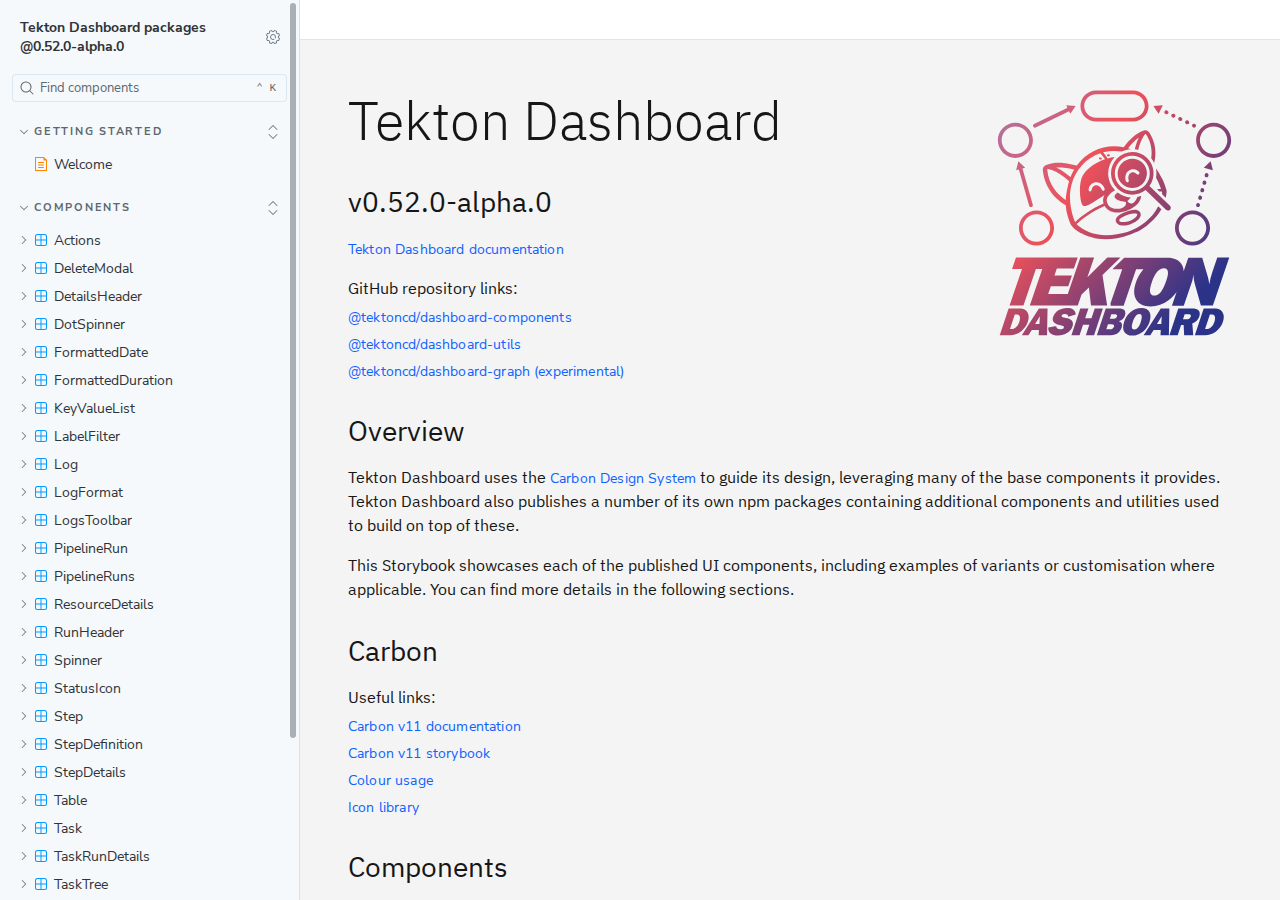
<file: index.html>
<!DOCTYPE html>
<html lang="en">
  <head>
    <meta charset="utf-8" />

    <title>@storybook/core - Storybook</title>
    <meta name="viewport" content="width=device-width, initial-scale=1, maximum-scale=1" />

    
    <link rel="icon" type="image/svg+xml" href="./favicon.svg" />
    
    <style>
      @font-face {
        font-family: 'Nunito Sans';
        font-style: normal;
        font-weight: 400;
        font-display: swap;
        src: url('./sb-common-assets/nunito-sans-regular.woff2') format('woff2');
      }

      @font-face {
        font-family: 'Nunito Sans';
        font-style: italic;
        font-weight: 400;
        font-display: swap;
        src: url('./sb-common-assets/nunito-sans-italic.woff2') format('woff2');
      }

      @font-face {
        font-family: 'Nunito Sans';
        font-style: normal;
        font-weight: 700;
        font-display: swap;
        src: url('./sb-common-assets/nunito-sans-bold.woff2') format('woff2');
      }

      @font-face {
        font-family: 'Nunito Sans';
        font-style: italic;
        font-weight: 700;
        font-display: swap;
        src: url('./sb-common-assets/nunito-sans-bold-italic.woff2') format('woff2');
      }
    </style>

    <link href="./sb-manager/runtime.js" rel="modulepreload" />

    
    <link href="./sb-addons/storybook-core-core-server-presets-0/common-manager-bundle.js" rel="modulepreload" />
    
    <link href="./sb-addons/essentials-controls-1/manager-bundle.js" rel="modulepreload" />
    
    <link href="./sb-addons/essentials-actions-2/manager-bundle.js" rel="modulepreload" />
    
    <link href="./sb-addons/essentials-backgrounds-3/manager-bundle.js" rel="modulepreload" />
    
    <link href="./sb-addons/essentials-viewport-4/manager-bundle.js" rel="modulepreload" />
    
    <link href="./sb-addons/essentials-toolbars-5/manager-bundle.js" rel="modulepreload" />
    
    <link href="./sb-addons/essentials-measure-6/manager-bundle.js" rel="modulepreload" />
    
    <link href="./sb-addons/essentials-outline-7/manager-bundle.js" rel="modulepreload" />
    
    <link href="./sb-addons/links-8/manager-bundle.js" rel="modulepreload" />
    
    <link href="./sb-addons/storysource-9/manager-bundle.js" rel="modulepreload" />
    
    <link href="./sb-addons/themes-10/manager-bundle.js" rel="modulepreload" />
    
    <link href="./sb-addons/remix-react-router-11/manager-bundle.js" rel="modulepreload" />
    
    <link href="./sb-addons/storybook-12/manager-bundle.js" rel="modulepreload" />
       

    <style>
      #storybook-root[hidden] {
        display: none !important;
      }
    </style>

    
  </head>
  <body>
    <div id="root"></div>

    
    <script>
      
        
          window['FEATURES'] = {
  "argTypeTargetsV7": true,
  "legacyDecoratorFileOrder": false,
  "disallowImplicitActionsInRenderV8": true,
  "buildStoriesJson": true
};
        
      
        
          window['REFS'] = {};
        
      
        
          window['LOGLEVEL'] = "info";
        
      
        
          window['DOCS_OPTIONS'] = {
  "defaultName": "Documentation",
  "autodocs": "tag"
};
        
      
        
          window['CONFIG_TYPE'] = "PRODUCTION";
        
      
        
      
        
      
        
          window['TAGS_OPTIONS'] = {
  "dev-only": {
    "excludeFromDocsStories": true
  },
  "docs-only": {
    "excludeFromSidebar": true
  },
  "test-only": {
    "excludeFromSidebar": true,
    "excludeFromDocsStories": true
  }
};
        
      
        
          window['STORYBOOK_RENDERER'] = "react";
        
      
        
          window['STORYBOOK_BUILDER'] = "@storybook/builder-vite";
        
      
        
          window['STORYBOOK_FRAMEWORK'] = "@storybook/react-vite";
        
      
    </script>
    

    <script type="module">
      import './sb-manager/globals-runtime.js';
      
      
        import './sb-addons/storybook-core-core-server-presets-0/common-manager-bundle.js';
      
        import './sb-addons/essentials-controls-1/manager-bundle.js';
      
        import './sb-addons/essentials-actions-2/manager-bundle.js';
      
        import './sb-addons/essentials-backgrounds-3/manager-bundle.js';
      
        import './sb-addons/essentials-viewport-4/manager-bundle.js';
      
        import './sb-addons/essentials-toolbars-5/manager-bundle.js';
      
        import './sb-addons/essentials-measure-6/manager-bundle.js';
      
        import './sb-addons/essentials-outline-7/manager-bundle.js';
      
        import './sb-addons/links-8/manager-bundle.js';
      
        import './sb-addons/storysource-9/manager-bundle.js';
      
        import './sb-addons/themes-10/manager-bundle.js';
      
        import './sb-addons/remix-react-router-11/manager-bundle.js';
      
        import './sb-addons/storybook-12/manager-bundle.js';
      
      
      import './sb-manager/runtime.js';
    </script>

    
    <link href="./sb-preview/runtime.js" rel="prefetch" as="script" />
    
  </body>
</html>
</file>
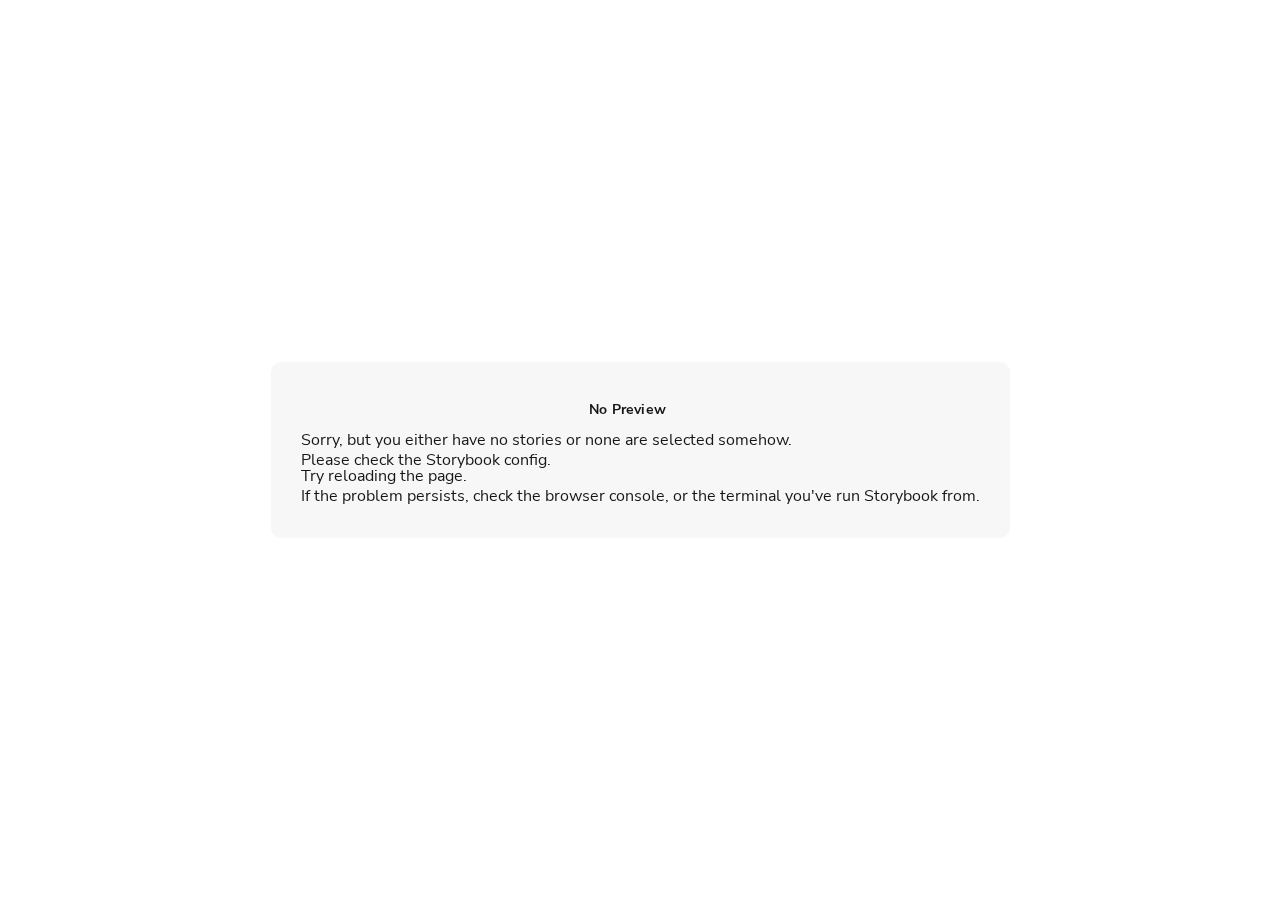
<file: iframe.html>
<!doctype html>
<!--suppress HtmlUnknownTarget -->
<html lang="en">
  <head>
    <meta charset="utf-8">
    <title>Storybook</title>
    <meta name="viewport" content="width=device-width,initial-scale=1">

    <style>
      @font-face {
        font-family: 'Nunito Sans';
        font-style: normal;
        font-weight: 400;
        font-display: swap;
        src: url('./sb-common-assets/nunito-sans-regular.woff2') format('woff2');
      }

      @font-face {
        font-family: 'Nunito Sans';
        font-style: italic;
        font-weight: 400;
        font-display: swap;
        src: url('./sb-common-assets/nunito-sans-italic.woff2') format('woff2');
      }

      @font-face {
        font-family: 'Nunito Sans';
        font-style: normal;
        font-weight: 700;
        font-display: swap;
        src: url('./sb-common-assets/nunito-sans-bold.woff2') format('woff2');
      }

      @font-face {
        font-family: 'Nunito Sans';
        font-style: italic;
        font-weight: 700;
        font-display: swap;
        src: url('./sb-common-assets/nunito-sans-bold-italic.woff2') format('woff2');
      }
    </style>

    <script>
      window.CONFIG_TYPE = 'PRODUCTION';
      window.LOGLEVEL = 'info';
      window.FRAMEWORK_OPTIONS = {};
      window.CHANNEL_OPTIONS = {};
      window.FEATURES = {"argTypeTargetsV7":true,"legacyDecoratorFileOrder":false,"disallowImplicitActionsInRenderV8":true,"buildStoriesJson":true};
      window.STORIES = [{"titlePrefix":"","files":"Welcome.mdx","directory":"./.storybook","importPathMatcher":"^\\.[\\\\/](?:\\.storybook\\/Welcome\\.mdx)$"},{"titlePrefix":"Components","files":"**/*.stories.@(js|jsx)","directory":"./packages/components","importPathMatcher":"^\\.[\\\\/](?:packages\\/components(?:\\/(?!\\.)(?:(?:(?!(?:^|\\/)\\.).)*?)\\/|\\/|$)(?!\\.)(?=.)[^/]*?\\.stories\\.(js|jsx))$"},{"titlePrefix":"Experimental/Graph","files":"**/*.stories.@(js|jsx)","directory":"./packages/graph","importPathMatcher":"^\\.[\\\\/](?:packages\\/graph(?:\\/(?!\\.)(?:(?:(?!(?:^|\\/)\\.).)*?)\\/|\\/|$)(?!\\.)(?=.)[^/]*?\\.stories\\.(js|jsx))$"}];
      window.DOCS_OPTIONS = {"defaultName":"Documentation","autodocs":"tag"};
      window.TAGS_OPTIONS = {"dev-only":{"excludeFromDocsStories":true},"docs-only":{"excludeFromSidebar":true},"test-only":{"excludeFromSidebar":true,"excludeFromDocsStories":true}};

      

      // We do this so that "module && module.hot" etc. in Storybook source code
      // doesn't fail (it will simply be disabled)
      window.module = undefined;
      window.global = window;
    </script>
    <base target="_parent">

<style>
  /* While we aren't showing the main block yet, but still preparing, we want everything the user
     has rendered, which may or may not be in #storybook-root, to be display none */
  .sb-show-preparing-story:not(.sb-show-main) > :not(.sb-preparing-story) {
    display: none;
  }

  .sb-show-preparing-docs:not(.sb-show-main) > :not(.sb-preparing-docs) {
    display: none;
  }

  /* Hide our own blocks when we aren't supposed to be showing them */
  :not(.sb-show-preparing-story) > .sb-preparing-story,
  :not(.sb-show-preparing-docs) > .sb-preparing-docs,
  :not(.sb-show-nopreview) > .sb-nopreview,
  :not(.sb-show-errordisplay) > .sb-errordisplay {
    display: none;
  }

  .sb-show-main.sb-main-centered {
    margin: 0;
    display: flex;
    align-items: center;
    min-height: 100vh;
  }

  .sb-show-main.sb-main-centered #storybook-root {
    box-sizing: border-box;
    margin: auto;
    padding: 1rem;
    max-height: 100%;
    /* Hack for centering correctly in IE11 */
  }

  /* Vertical centering fix for IE11 */
  @media screen and (-ms-high-contrast: none), (-ms-high-contrast: active) {
    .sb-show-main.sb-main-centered:after {
      content: '';
      min-height: inherit;
      font-size: 0;
    }
  }

  .sb-show-main.sb-main-fullscreen {
    margin: 0;
    padding: 0;
    display: block;
  }

  .sb-show-main.sb-main-padded {
    margin: 0;
    padding: 1rem;
    display: block;
    box-sizing: border-box;
  }

  .sb-wrapper {
    position: fixed;
    top: 0;
    bottom: 0;
    left: 0;
    right: 0;
    box-sizing: border-box;

    padding: 40px;
    font-family:
      'Nunito Sans',
      -apple-system,
      '.SFNSText-Regular',
      'San Francisco',
      BlinkMacSystemFont,
      'Segoe UI',
      'Helvetica Neue',
      Helvetica,
      Arial,
      sans-serif;
    -webkit-font-smoothing: antialiased;
    overflow: auto;
  }

  @media (max-width: 700px) {
    .sb-wrapper {
      padding: 20px;
    }
  }

  @media (max-width: 500px) {
    .sb-wrapper {
      padding: 10px;
    }
  }

  .sb-heading {
    font-size: 14px;
    font-weight: 600;
    letter-spacing: 0.2px;
    margin: 10px 0;
    padding-right: 25px;
  }

  .sb-nopreview {
    display: flex;
    align-content: center;
    justify-content: center;
    box-sizing: border-box;
  }

  .sb-nopreview_main {
    margin: auto;
    padding: 30px;
    border-radius: 10px;
    background: rgba(0, 0, 0, 0.03);
  }

  .sb-nopreview_heading {
    text-align: center;
  }

  .sb-errordisplay {
    background: #f6f9fc;
    color: black;
    z-index: 999999;
    width: 100vw;
    min-height: 100vh;
    box-sizing: border-box;

    & ol {
      padding-left: 18px;
      margin: 0;
    }

    & h1 {
      font-family: Nunito Sans;
      font-size: 22px;
      font-weight: 400;
      line-height: 30px;
      font-weight: normal;
      margin: 0;

      &::before {
        content: '';
        display: inline-block;
        width: 12px;
        height: 12px;
        background: #ff4400;
        border-radius: 50%;
        margin-right: 8px;
      }
    }

    & p,
    & ol {
      font-family: Nunito Sans;
      font-size: 14px;
      font-weight: 400;
      line-height: 19px;
      margin: 0;
    }

    & li + li {
      margin: 0;
      padding: 0;
      padding-top: 12px;
    }

    & a {
      color: currentColor;
    }
  }

  .sb-errordisplay_main {
    margin: auto;
    padding: 24px;
    display: flex;
    box-sizing: border-box;

    flex-direction: column;
    min-height: 100%;
    width: 100%;
    border-radius: 6px;
    background: white;
    border: 1px solid #ff0000;
    box-shadow: 0 0 64px rgba(0, 0, 0, 0.1);
    gap: 24px;
  }

  .sb-errordisplay_code {
    padding: 10px;
    flex: 1;
    background: #242424;
    color: #c6c6c6;
    box-sizing: border-box;

    font-size: 14px;
    font-weight: 400;
    line-height: 19px;
    border-radius: 4px;

    font-family: 'Operator Mono', 'Fira Code Retina', 'Fira Code', 'FiraCode-Retina', 'Andale Mono',
      'Lucida Console', Consolas, Monaco, monospace;
    margin: 0;
    overflow: auto;
  }

  .sb-errordisplay pre {
    white-space: pre-wrap;
    white-space: revert;
  }

  @-webkit-keyframes sb-rotate360 {
    from {
      transform: rotate(0deg);
    }

    to {
      transform: rotate(360deg);
    }
  }

  @keyframes sb-rotate360 {
    from {
      transform: rotate(0deg);
    }

    to {
      transform: rotate(360deg);
    }
  }

  @-webkit-keyframes sb-glow {
    0%,
    100% {
      opacity: 1;
    }

    50% {
      opacity: 0.4;
    }
  }

  @keyframes sb-glow {
    0%,
    100% {
      opacity: 1;
    }

    50% {
      opacity: 0.4;
    }
  }

  /* We display the preparing loaders *over* the rendering story */
  .sb-preparing-story,
  .sb-preparing-docs {
    background-color: white;
    /* Maximum possible z-index. It would be better to use stacking contexts to ensure it's always
    on top, but this isn't possible as it would require making CSS changes that could affect user code */
    z-index: 2147483647;
  }

  .sb-loader {
    -webkit-animation: sb-rotate360 0.7s linear infinite;
    animation: sb-rotate360 0.7s linear infinite;
    border-color: rgba(97, 97, 97, 0.29);
    border-radius: 50%;
    border-style: solid;
    border-top-color: #646464;
    border-width: 2px;
    display: inline-block;
    height: 32px;
    left: 50%;
    margin-left: -16px;
    margin-top: -16px;
    mix-blend-mode: difference;
    overflow: hidden;
    position: absolute;
    top: 50%;
    transition: all 200ms ease-out;
    vertical-align: top;
    width: 32px;
    z-index: 4;
  }

  .sb-previewBlock {
    background: #fff;
    border: 1px solid rgba(0, 0, 0, 0.1);
    border-radius: 4px;
    box-shadow: rgba(0, 0, 0, 0.1) 0 1px 3px 0;
    margin: 25px auto 40px;
    max-width: 600px;
  }

  .sb-previewBlock_header {
    align-items: center;
    box-shadow: rgba(0, 0, 0, 0.1) 0 -1px 0 0 inset;
    display: flex;
    gap: 14px;
    height: 40px;
    padding: 0 12px;
  }

  .sb-previewBlock_icon {
    -webkit-animation: sb-glow 1.5s ease-in-out infinite;
    animation: sb-glow 1.5s ease-in-out infinite;
    background: #e6e6e6;
    height: 14px;
    width: 14px;
  }

  .sb-previewBlock_icon:last-child {
    margin-left: auto;
  }

  .sb-previewBlock_body {
    -webkit-animation: sb-glow 1.5s ease-in-out infinite;
    animation: sb-glow 1.5s ease-in-out infinite;
    height: 182px;
    position: relative;
  }

  .sb-argstableBlock {
    border-collapse: collapse;
    border-spacing: 0;
    font-size: 13px;
    line-height: 20px;
    margin: 25px auto 40px;
    max-width: 600px;
    text-align: left;
    width: 100%;
  }

  .sb-argstableBlock th:first-of-type,
  .sb-argstableBlock td:first-of-type {
    padding-left: 20px;
  }

  .sb-argstableBlock th:nth-of-type(2),
  .sb-argstableBlock td:nth-of-type(2) {
    width: 35%;
  }

  .sb-argstableBlock th:nth-of-type(3),
  .sb-argstableBlock td:nth-of-type(3) {
    width: 15%;
  }

  .sb-argstableBlock th:last-of-type,
  .sb-argstableBlock td:last-of-type {
    width: 25%;
    padding-right: 20px;
  }

  .sb-argstableBlock th span,
  .sb-argstableBlock td span {
    -webkit-animation: sb-glow 1.5s ease-in-out infinite;
    animation: sb-glow 1.5s ease-in-out infinite;
    background-color: rgba(0, 0, 0, 0.1);
    border-radius: 0;
    box-shadow: none;
    color: transparent;
  }

  .sb-argstableBlock th {
    padding: 10px 15px;
  }

  .sb-argstableBlock-body {
    border-radius: 4px;
    box-shadow:
      rgba(0, 0, 0, 0.1) 0 1px 3px 1px,
      rgba(0, 0, 0, 0.065) 0 0 0 1px;
  }

  .sb-argstableBlock-body tr {
    background: transparent;
    overflow: hidden;
  }

  .sb-argstableBlock-body tr:not(:first-child) {
    border-top: 1px solid #e6e6e6;
  }

  .sb-argstableBlock-body tr:first-child td:first-child {
    border-top-left-radius: 4px;
  }

  .sb-argstableBlock-body tr:first-child td:last-child {
    border-top-right-radius: 4px;
  }

  .sb-argstableBlock-body tr:last-child td:first-child {
    border-bottom-left-radius: 4px;
  }

  .sb-argstableBlock-body tr:last-child td:last-child {
    border-bottom-right-radius: 4px;
  }

  .sb-argstableBlock-body td {
    background: #fff;
    padding-bottom: 10px;
    padding-top: 10px;
    vertical-align: top;
  }

  .sb-argstableBlock-body td:not(:first-of-type) {
    padding-left: 15px;
    padding-right: 15px;
  }

  .sb-argstableBlock-body button {
    -webkit-animation: sb-glow 1.5s ease-in-out infinite;
    animation: sb-glow 1.5s ease-in-out infinite;
    background-color: rgba(0, 0, 0, 0.1);
    border: 0;
    border-radius: 0;
    box-shadow: none;
    color: transparent;
    display: inline;
    font-size: 12px;
    line-height: 1;
    padding: 10px 16px;
  }

  .sb-argstableBlock-summary {
    margin-top: 4px;
  }

  .sb-argstableBlock-code {
    margin-right: 4px;
    margin-bottom: 4px;
    padding: 2px 5px;
  }
</style>

<script>
  /* globals window */
  /* eslint-disable no-underscore-dangle */
  try {
    if (window.top !== window) {
      window.__REACT_DEVTOOLS_GLOBAL_HOOK__ = window.top.__REACT_DEVTOOLS_GLOBAL_HOOK__;
      window.__VUE_DEVTOOLS_GLOBAL_HOOK__ = window.top.__VUE_DEVTOOLS_GLOBAL_HOOK__;
      window.top.__VUE_DEVTOOLS_CONTEXT__ = window.document;
    }
  } catch (e) {
    // eslint-disable-next-line no-console
    console.warn('unable to connect to top frame for connecting dev tools');
  }
</script>

    <script type="module" crossorigin src="./assets/iframe-86wZfji9.js"></script>
  </head>

  <body>
    <div class="sb-preparing-story sb-wrapper">
  <div class="sb-loader"></div>
</div>

<div class="sb-preparing-docs sb-wrapper">
  <div class="sb-previewBlock">
    <div class="sb-previewBlock_header">
      <div class="sb-previewBlock_icon"></div>
      <div class="sb-previewBlock_icon"></div>
      <div class="sb-previewBlock_icon"></div>
      <div class="sb-previewBlock_icon"></div>
    </div>
    <div class="sb-previewBlock_body">
      <div class="sb-loader"></div>
    </div>
  </div>
  <table aria-hidden="true" class="sb-argstableBlock">
    <thead class="sb-argstableBlock-head">
      <tr>
        <th><span>Name</span></th>
        <th><span>Description</span></th>
        <th><span>Default</span></th>
        <th><span>Control </span></th>
      </tr>
    </thead>
    <tbody class="sb-argstableBlock-body">
      <tr>
        <td><span>propertyName</span><span title="Required">*</span></td>
        <td>
          <div><span>This is a short description</span></div>
          <div class="sb-argstableBlock-summary">
            <div><span class="sb-argstableBlock-code">summary</span></div>
          </div>
        </td>
        <td>
          <div><span class="sb-argstableBlock-code">defaultValue</span></div>
        </td>
        <td><button>Set string</button></td>
      </tr>
      <tr>
        <td><span>propertyName</span><span>*</span></td>
        <td>
          <div><span>This is a short description</span></div>
          <div class="sb-argstableBlock-summary">
            <div><span class="sb-argstableBlock-code">summary</span></div>
          </div>
        </td>
        <td>
          <div><span class="sb-argstableBlock-code">defaultValue</span></div>
        </td>
        <td><button>Set string</button></td>
      </tr>
      <tr>
        <td><span>propertyName</span><span>*</span></td>
        <td>
          <div><span>This is a short description</span></div>
          <div class="sb-argstableBlock-summary">
            <div><span class="sb-argstableBlock-code">summary</span></div>
          </div>
        </td>
        <td>
          <div><span class="sb-argstableBlock-code">defaultValue</span></div>
        </td>
        <td><button>Set string</button></td>
      </tr>
    </tbody>
  </table>
</div>

<div class="sb-nopreview sb-wrapper">
  <div class="sb-nopreview_main">
    <h1 class="sb-nopreview_heading sb-heading">No Preview</h1>
    <p>Sorry, but you either have no stories or none are selected somehow.</p>
    <ul>
      <li>Please check the Storybook config.</li>
      <li>Try reloading the page.</li>
    </ul>
    <p>
      If the problem persists, check the browser console, or the terminal you've run Storybook from.
    </p>
  </div>
</div>

<div class="sb-errordisplay sb-wrapper">
  <div class="sb-errordisplay_main">
    <h1 id="error-message"></h1>
    <p>
      The component failed to render properly, likely due to a configuration issue in Storybook.
      Here are some common causes and how you can address them:
    </p>
    <ol>
      <li>
        <strong>Missing Context/Providers</strong>: You can use decorators to supply specific
        contexts or providers, which are sometimes necessary for components to render correctly. For
        detailed instructions on using decorators, please visit the
        <a href="https://storybook.js.org/docs/react/writing-stories/decorators">Decorators documentation</a>.
      </li>
      <li>
        <strong>Misconfigured Webpack or Vite</strong>: Verify that Storybook picks up all necessary
        settings for loaders, plugins, and other relevant parameters. You can find step-by-step
        guides for configuring
        <a href="https://storybook.js.org/docs/builders/webpack">Webpack</a> or
        <a href="https://storybook.js.org/docs/builders/vite">Vite</a>
        with Storybook.
      </li>
      <li>
        <strong>Missing Environment Variables</strong>: Your Storybook may require specific
        environment variables to function as intended. You can set up custom environment variables
        as outlined in the
        <a href="https://storybook.js.org/docs/configure/environment-variables">Environment Variables documentation</a>.
      </li>
    </ol>
    <pre class="sb-errordisplay_code"><code id="error-stack"></code></pre>
  </div>
</div>

    <div id="storybook-root"></div>
    <div id="storybook-docs"></div>
  </body>
</html>
</file>
